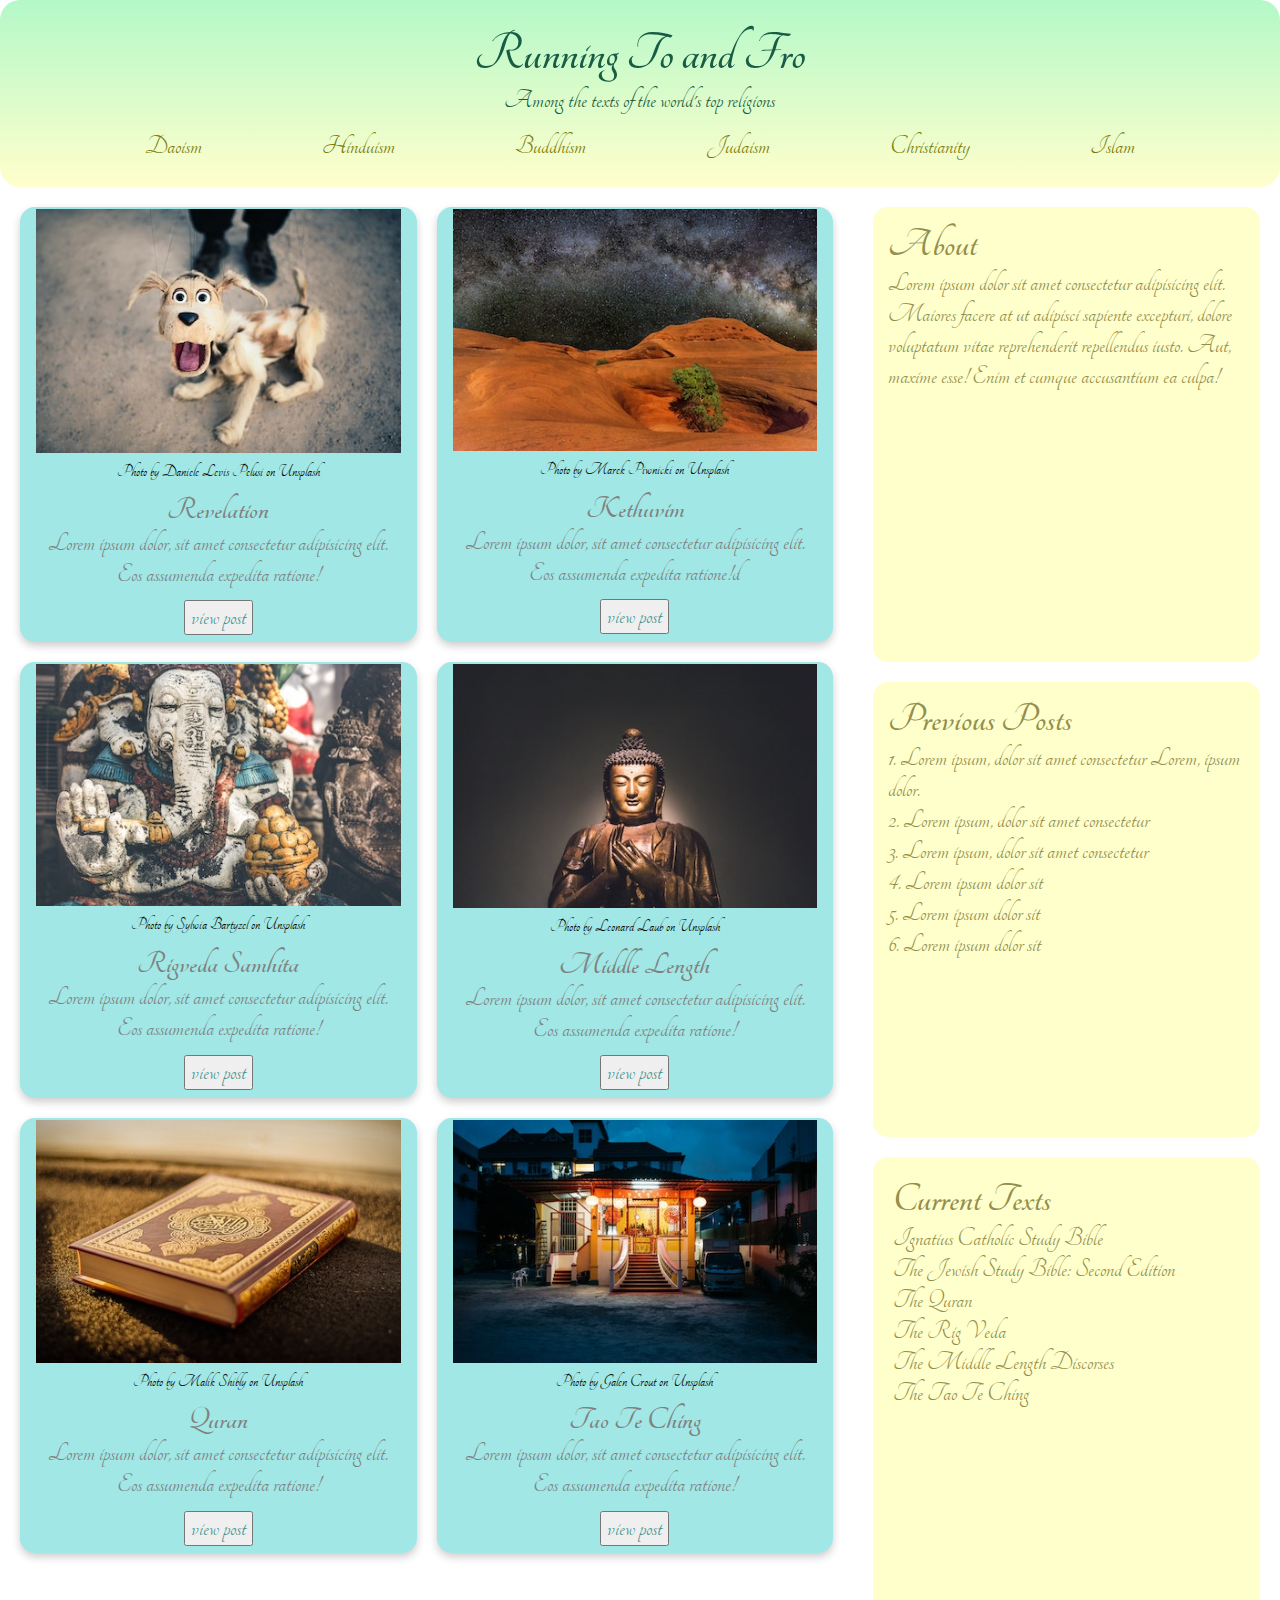
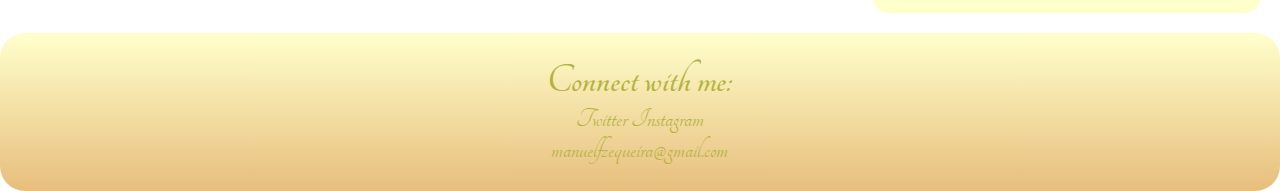
<file: index.html>
<!DOCTYPE html>
<html lang="en">
  <head>
    <meta charset="UTF-8" />
    <meta http-equiv="X-UA-Compatible" content="IE=edge" />
    <meta name="viewport" content="width=device-width, initial-scale=1.0" />
    <title>To and Fro</title>
    <link href="css/style.css" rel="stylesheet" type="text/css" />
    <link
      rel="stylesheet"
      href="https://fonts.googleapis.com/css?family=Tangerine"/>
  </head>
  <body>
    <div class="container">
      <header class="header" id="one">
        <h1>Running To and Fro</h1>
        <p>Among the texts of the world's top religions</p>
        <div class="header-nav">
          <div class="religion">
            <a href="#">Daoism</a>
          </div>
          <div class="religion">
            <a href="#">Hinduism</a>
          </div>
          <div class="religion">
            <a href="#">Buddhism</a>
          </div>
          <div class="religion">
            <a href="#">Judaism</a>
          </div>
          <div class="religion">
            <a href="#">Christianity</a>
          </div>
          <div class="religion">
            <a href="#">Islam</a>
          </div>
        </div>
      </header>
      <section class="cards" id="two">
        <article class="card">
          <figure>
            <img src="images/poetry.jpeg" alt="" class="post-image" />
            <figcaption>
              <p>Photo by Daniele Levis Pelusi on Unsplash</p>
            </figcaption>
          </figure>
          <div class="post-content">
            <h3>Revelation</h3>
            <p>
              Lorem ipsum dolor, sit amet consectetur adipisicing elit. Eos
              assumenda expedita ratione!
            </p>
          </div>
          <div class="post-info">
            <div>
              <button class="button">
                <a href="./revelation.html" class="post-link">view post</a>
              </button> 
            </div>
          </div>
        </article>
        <article class="card">
          <figure>
            <img src="images/desert.jpeg" alt="" class="post-image" />
            <figcaption>
              <p>Photo by Marek Piwnicki on Unsplash</p>
            </figcaption>
        </figure>
          <div class="post-content">  
            <h3>Kethuvim</h3>
            <p>
              Lorem ipsum dolor, sit amet consectetur adipisicing elit. Eos
              assumenda expedita ratione!d
            </p>
          </div>
          <div class="post-info">
            <div>
              <button class="button">
                <a href="./revelation.html" class="post-link">view post</a>
              </button> 
            </div>
          </div>
        </article>
        <article class="card">
          <figure>
            <img src="images/artem-beliaikin.jpeg" alt="" class="post-image" />
            <figcaption>
              <p>Photo by Sylwia Bartyzel on Unsplash</p>
            </figcaption>
        </figure>
          <div class="post-content">
            <h3>Rigveda Samhita</h3>
            <p>
              Lorem ipsum dolor, sit amet consectetur adipisicing elit. Eos
              assumenda expedita ratione!
            </p>
          </div>
          <div class="post-info">
            <div>
              <button class="button">
                <a href="./revelation.html" class="post-link">view post</a>
              </button> 
            </div>
          </div>
        </article>
        <article class="card">
          <figure>
            <img src="images/leonard-laub.jpg" alt="" class="post-image" />
            <figcaption>
              <p>Photo by Leonard Laub on Unsplash</p>
            </figcaption>
        </figure>
          <div class="post-content">
            <h3>Middle Length</h3>
            <p>
              Lorem ipsum dolor, sit amet consectetur adipisicing elit. Eos
              assumenda expedita ratione!
            </p>
          </div>
          <div class="post-info">
            <div>
              <button class="button">
                <a href="./revelation.html" class="post-link">view post</a>
              </button> 
            </div>
          </div>
        </article>
        <article class="card">
          <figure>
            <img src="images/malik-shibly.jpg" alt="" class="post-image" />
            <figcaption>
              <p>Photo by Malik Shibly on Unsplash</p>
            </figcaption>
        </figure>
          <div class="post-content">
            <h3>Quran</h3>
            <p>
              Lorem ipsum dolor, sit amet consectetur adipisicing elit. Eos
              assumenda expedita ratione!
            </p>
          </div>
          <div class="post-info">
            <div>
              <button class="button">
                <a href="./revelation.html" class="post-link">view post</a>
              </button> 
            </div>
          </div>
        </article>
        <article class="card">
          <figure>
            <img src="images/galen-crout.jpg" alt="" class="post-image" />
            <figcaption>
              <p>Photo by Galen Crout on Unsplash</p>
            </figcaption>
        </figure>
          <div class="post-content">
            <h3>Tao Te Ching</h3>
            <p>
              Lorem ipsum dolor, sit amet consectetur adipisicing elit. Eos
              assumenda expedita ratione!
            </p>
          </div>
          <div class="post-info">
            <div>
              <button class="button">
                <a href="./revelation.html" class="post-link">view post</a>
              </button> 
            </div>
          </div>
        </article>
      </section>
      <aside class="aside" id="three">
        <div class="about">
          <h2>About</h2>
          <p>
            Lorem ipsum dolor sit amet consectetur adipisicing elit. Maiores
            facere at ut adipisci sapiente excepturi, dolore voluptatum vitae
            reprehenderit repellendus iusto. Aut, maxime esse! Enim et cumque
            accusantium ea culpa!
          </p>
        </div>
        <div class="previous-posts">
          <h2>Previous Posts</h2>
          <ul class="post-list-item">
            <li>Lorem ipsum, dolor sit amet consectetur Lorem, ipsum dolor.</li>
            <li>Lorem ipsum, dolor sit amet consectetur</li>
            <li>Lorem ipsum, dolor sit amet consectetur</li>
            <li>Lorem ipsum dolor sit</li>
            <li>Lorem ipsum dolor sit</li>
            <li>Lorem ipsum dolor sit</li>
          </ul>
        </div>
        <div class="texts">
          <h2>Current Texts</h2>
          <ul class="texts-list-item">
            <li>Ignatius Catholic Study Bible</li>
            <li>The Jewish Study Bible: Second Edition</li>
            <li>The Quran</li>
            <li>The Rig Veda</li>
            <li>The Middle Length Discorses</li>
            <li>The Tao Te Ching</li>
          </ul>
        </div>
      </aside>
      <footer class="footer" id="four">
        <h2>Connect with me:</h2>
        <p>Twitter Instagram</p>
        <p>manuelfzequeira@gmail.com</p>
      </footer>
    </div>
  </body>
</html>

<!-- final -->
</file>
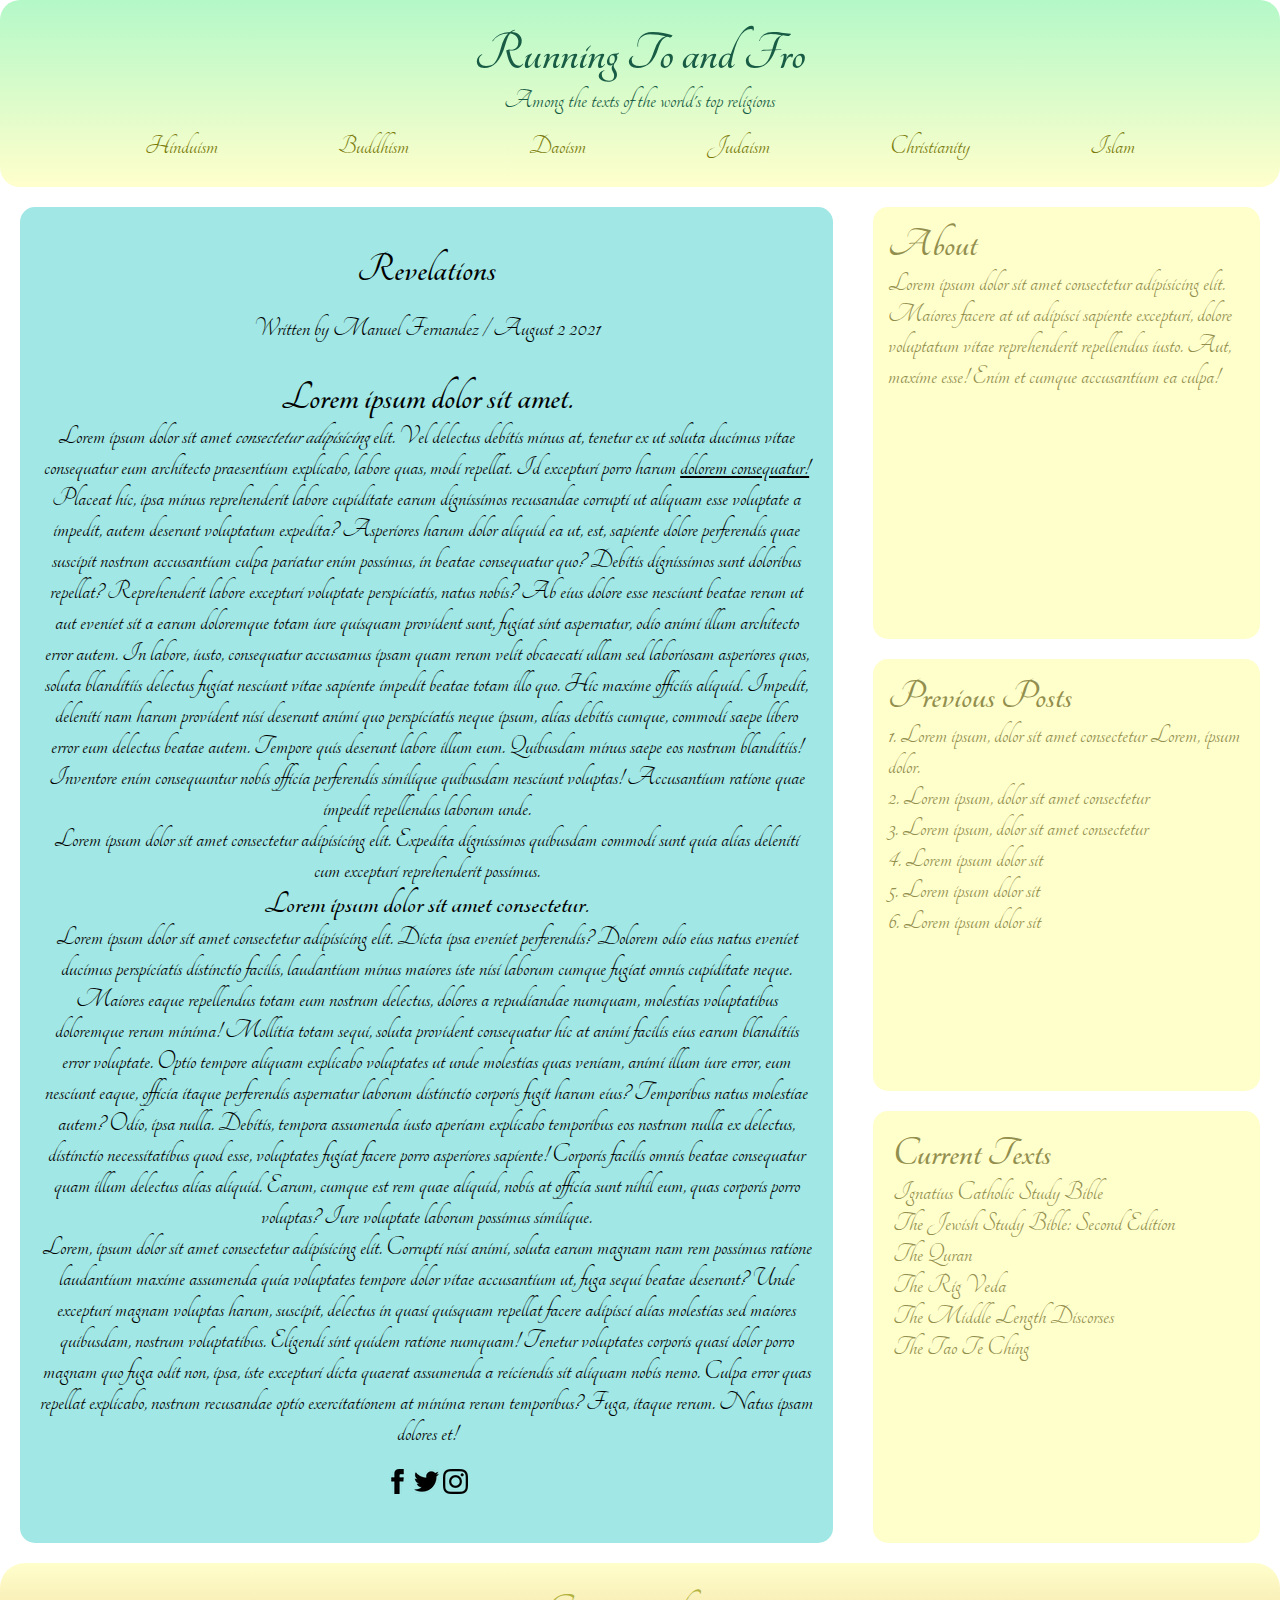
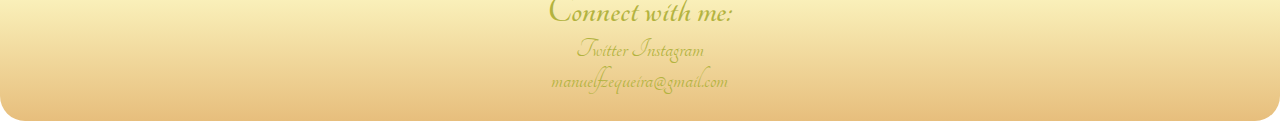
<file: revelation.html>
<!DOCTYPE html>
<html lang="en">
  <head>
    <meta charset="UTF-8" />
    <meta http-equiv="X-UA-Compatible" content="IE=edge" />
    <meta name="viewport" content="width=device-width, initial-scale=1.0" />
    <title>To and Fro</title>
    <link href="css/style.css" rel="stylesheet" type="text/css" />
    <link
      rel="stylesheet"
      href="https://fonts.googleapis.com/css?family=Tangerine"/>
  </head>
  <body>
    <div class="container">
      <header class="header" id="one">
        <h1>Running To and Fro</h1>
        <p>Among the texts of the world's top religions</p>
        <div class="header-nav">
          <div class="religion">
            <a href="#">Hinduism</a>
          </div>
          <div class="religion">
            <a href="#">Buddhism</a>
          </div>
          <div class="religion">
            <a href="#">Daoism</a>
          </div>
          <div class="religion">
            <a href="#">Judaism</a>
          </div>
          <div class="religion">
            <a href="#">Christianity</a>
          </div>
          <div class="religion">
            <a href="#">Islam</a>
          </div>
        </div>
      </header>
      <article class="post" id="two">
        <h1 class="post-title">Revelations</h1>
        <div class="author">
          <p>Written by <strong>Manuel Fernandez / August 2 2021</strong></p>
        </div>
        <br>
        <h2>Lorem ipsum dolor sit amet.</h2>
        <p>
          Lorem ipsum dolor sit amet <em>consectetur adipisicing</em> elit. Vel delectus
          debitis minus at, tenetur ex ut soluta ducimus vitae consequatur eum
          architecto praesentium explicabo, labore quas, modi repellat. Id
          excepturi porro harum <u>dolorem consequatur!</u> Placeat hic, ipsa minus
          reprehenderit labore cupiditate earum dignissimos recusandae corrupti
          ut aliquam esse voluptate a impedit, autem deserunt voluptatum
          expedita? Asperiores harum dolor aliquid ea ut, est, sapiente dolore
          perferendis quae suscipit nostrum accusantium culpa pariatur enim
          possimus, in beatae consequatur quo? Debitis dignissimos sunt
          doloribus repellat? Reprehenderit labore excepturi voluptate
          perspiciatis, natus nobis? Ab eius dolore esse nesciunt beatae rerum
          ut aut eveniet sit a earum doloremque totam iure quisquam provident
          sunt, fugiat sint aspernatur, odio animi illum architecto error autem.
          In labore, iusto, consequatur accusamus ipsam quam rerum velit
          obcaecati ullam sed laboriosam asperiores quos, soluta blanditiis
          delectus fugiat nesciunt vitae sapiente impedit beatae totam illo quo.
          Hic maxime officiis aliquid. Impedit, deleniti nam harum provident
          nisi deserunt animi quo perspiciatis neque ipsum, alias debitis
          cumque, commodi saepe libero error eum delectus beatae autem. Tempore
          quis deserunt labore illum eum. Quibusdam minus saepe eos nostrum
          blanditiis! Inventore enim consequuntur nobis officia perferendis
          similique quibusdam nesciunt voluptas! Accusantium ratione quae
          impedit repellendus laborum unde.
        </p>
        <blockquote>Lorem ipsum dolor sit amet consectetur adipisicing elit. Expedita dignissimos quibusdam commodi sunt quia alias deleniti cum excepturi reprehenderit possimus.</blockquote>
        <h3>Lorem ipsum dolor sit amet consectetur.</h3>
        <p>
          Lorem ipsum dolor sit amet consectetur adipisicing elit. Dicta ipsa
          eveniet perferendis? Dolorem odio eius natus eveniet ducimus
          perspiciatis distinctio facilis, laudantium minus maiores iste nisi
          laborum cumque fugiat omnis cupiditate neque. Maiores eaque
          repellendus totam eum nostrum delectus, dolores a repudiandae numquam,
          molestias voluptatibus doloremque rerum minima! Mollitia totam sequi,
          soluta provident consequatur hic at animi facilis eius earum
          blanditiis error voluptate. Optio tempore aliquam explicabo voluptates
          ut unde molestias quas veniam, animi illum iure error, eum nesciunt
          eaque, officia itaque perferendis aspernatur laborum distinctio
          corporis fugit harum eius? Temporibus natus molestiae autem? Odio,
          ipsa nulla. Debitis, tempora assumenda iusto aperiam explicabo
          temporibus eos nostrum nulla ex delectus, distinctio necessitatibus
          quod esse, voluptates fugiat facere porro asperiores sapiente!
          Corporis facilis omnis beatae consequatur quam illum delectus alias
          aliquid. Earum, cumque est rem quae aliquid, nobis at officia sunt
          nihil eum, quas corporis porro voluptas? Iure voluptate laborum
          possimus similique.
        </p>
        
        <p>
          Lorem, ipsum dolor sit amet consectetur adipisicing elit. Corrupti
          nisi animi, soluta earum magnam nam rem possimus ratione laudantium
          maxime assumenda quia voluptates tempore dolor vitae accusantium ut,
          fuga sequi beatae deserunt? Unde excepturi magnam voluptas harum,
          suscipit, delectus in quasi quisquam repellat facere adipisci alias
          molestias sed maiores quibusdam, nostrum voluptatibus. Eligendi sint
          quidem ratione numquam! Tenetur voluptates corporis quasi dolor porro
          magnam quo fuga odit non, ipsa, iste excepturi dicta quaerat assumenda
          a reiciendis sit aliquam nobis nemo. Culpa error quas repellat
          explicabo, nostrum recusandae optio exercitationem at minima rerum
          temporibus? Fuga, itaque rerum. Natus ipsam dolores et!
        </p>
        <div class="social">
          <img src="/images/facebook.png" alt="facebook icon" />
          <img src="/images/twitter.png" alt="twitter icon" />
          <img src="/images/instagram.png" alt="instagram icon" />
        </div>
      </article>
      <aside class="aside" id="three">
        <div class="about">
          <h2>About</h2>
          <p>
            Lorem ipsum dolor sit amet consectetur adipisicing elit. Maiores
            facere at ut adipisci sapiente excepturi, dolore voluptatum vitae
            reprehenderit repellendus iusto. Aut, maxime esse! Enim et cumque
            accusantium ea culpa!
          </p>
        </div>
        <div class="previous-posts">
          <h2>Previous Posts</h2>
          <ul class="post-list-item">
            <li>Lorem ipsum, dolor sit amet consectetur Lorem, ipsum dolor.</li>
            <li>Lorem ipsum, dolor sit amet consectetur</li>
            <li>Lorem ipsum, dolor sit amet consectetur</li>
            <li>Lorem ipsum dolor sit</li>
            <li>Lorem ipsum dolor sit</li>
            <li>Lorem ipsum dolor sit</li>
          </ul>
        </div>
        <div class="texts">
          <h2>Current Texts</h2>
          <ul class="texts-list-item">
            <li>Ignatius Catholic Study Bible</li>
            <li>The Jewish Study Bible: Second Edition</li>
            <li>The Quran</li>
            <li>The Rig Veda</li>
            <li>The Middle Length Discorses</li>
            <li>The Tao Te Ching</li>
          </ul>
        </div>
      </aside>
      <footer class="footer" id="four">
        <h2>Connect with me:</h2>
        <p>Twitter Instagram</p>
        <p>manuelfzequeira@gmail.com</p>
      </footer>
    </div>
  </body>
</html>

<!-- final -->
</file>
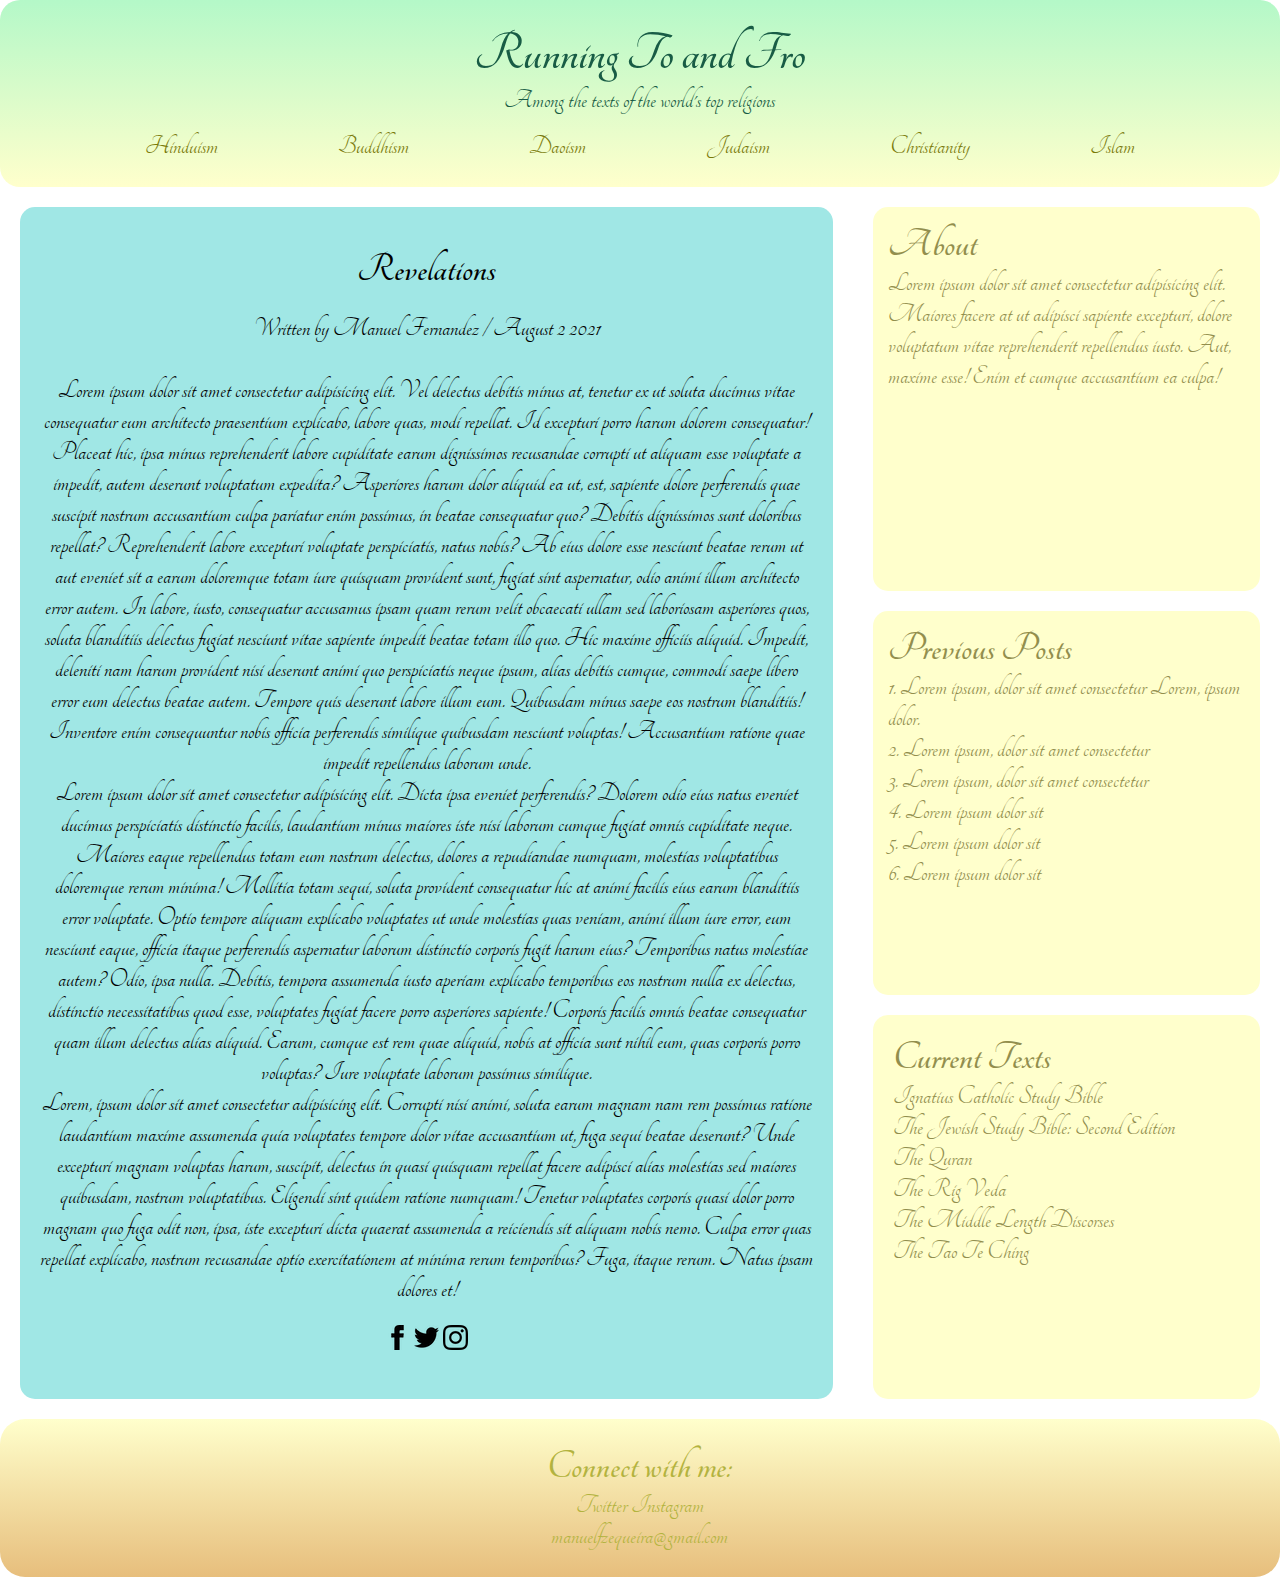
<file: revelations.html>
<!DOCTYPE html>
<html lang="en">
  <head>
    <meta charset="UTF-8" />
    <meta http-equiv="X-UA-Compatible" content="IE=edge" />
    <meta name="viewport" content="width=device-width, initial-scale=1.0" />
    <title>To and Fro</title>
    <link href="style.css" rel="stylesheet" type="text/css" />
    <link
      rel="stylesheet"
      href="https://fonts.googleapis.com/css?family=Tangerine"/>
  </head>
  <body>
    <div class="container">
      <header class="header" id="one">
        <h1>Running To and Fro</h1>
        <p>Among the texts of the world's top religions</p>
        <div class="header-nav">
          <div class="religion">
            <a href="#">Hinduism</a>
          </div>
          <div class="religion">
            <a href="#">Buddhism</a>
          </div>
          <div class="religion">
            <a href="#">Daoism</a>
          </div>
          <div class="religion">
            <a href="#">Judaism</a>
          </div>
          <div class="religion">
            <a href="#">Christianity</a>
          </div>
          <div class="religion">
            <a href="#">Islam</a>
          </div>
        </div>
      </header>
      <article class="post" id="two">
        <h1 class="post-title">Revelations</h1>
        <div class="author">
          <p>Written by <strong>Manuel Fernandez / August 2 2021</strong></p>
        </div>
        <br>
        <p>
          Lorem ipsum dolor sit amet consectetur adipisicing elit. Vel delectus
          debitis minus at, tenetur ex ut soluta ducimus vitae consequatur eum
          architecto praesentium explicabo, labore quas, modi repellat. Id
          excepturi porro harum dolorem consequatur! Placeat hic, ipsa minus
          reprehenderit labore cupiditate earum dignissimos recusandae corrupti
          ut aliquam esse voluptate a impedit, autem deserunt voluptatum
          expedita? Asperiores harum dolor aliquid ea ut, est, sapiente dolore
          perferendis quae suscipit nostrum accusantium culpa pariatur enim
          possimus, in beatae consequatur quo? Debitis dignissimos sunt
          doloribus repellat? Reprehenderit labore excepturi voluptate
          perspiciatis, natus nobis? Ab eius dolore esse nesciunt beatae rerum
          ut aut eveniet sit a earum doloremque totam iure quisquam provident
          sunt, fugiat sint aspernatur, odio animi illum architecto error autem.
          In labore, iusto, consequatur accusamus ipsam quam rerum velit
          obcaecati ullam sed laboriosam asperiores quos, soluta blanditiis
          delectus fugiat nesciunt vitae sapiente impedit beatae totam illo quo.
          Hic maxime officiis aliquid. Impedit, deleniti nam harum provident
          nisi deserunt animi quo perspiciatis neque ipsum, alias debitis
          cumque, commodi saepe libero error eum delectus beatae autem. Tempore
          quis deserunt labore illum eum. Quibusdam minus saepe eos nostrum
          blanditiis! Inventore enim consequuntur nobis officia perferendis
          similique quibusdam nesciunt voluptas! Accusantium ratione quae
          impedit repellendus laborum unde.
        </p>
        <p>
          Lorem ipsum dolor sit amet consectetur adipisicing elit. Dicta ipsa
          eveniet perferendis? Dolorem odio eius natus eveniet ducimus
          perspiciatis distinctio facilis, laudantium minus maiores iste nisi
          laborum cumque fugiat omnis cupiditate neque. Maiores eaque
          repellendus totam eum nostrum delectus, dolores a repudiandae numquam,
          molestias voluptatibus doloremque rerum minima! Mollitia totam sequi,
          soluta provident consequatur hic at animi facilis eius earum
          blanditiis error voluptate. Optio tempore aliquam explicabo voluptates
          ut unde molestias quas veniam, animi illum iure error, eum nesciunt
          eaque, officia itaque perferendis aspernatur laborum distinctio
          corporis fugit harum eius? Temporibus natus molestiae autem? Odio,
          ipsa nulla. Debitis, tempora assumenda iusto aperiam explicabo
          temporibus eos nostrum nulla ex delectus, distinctio necessitatibus
          quod esse, voluptates fugiat facere porro asperiores sapiente!
          Corporis facilis omnis beatae consequatur quam illum delectus alias
          aliquid. Earum, cumque est rem quae aliquid, nobis at officia sunt
          nihil eum, quas corporis porro voluptas? Iure voluptate laborum
          possimus similique.
        </p>
        <p>
          Lorem, ipsum dolor sit amet consectetur adipisicing elit. Corrupti
          nisi animi, soluta earum magnam nam rem possimus ratione laudantium
          maxime assumenda quia voluptates tempore dolor vitae accusantium ut,
          fuga sequi beatae deserunt? Unde excepturi magnam voluptas harum,
          suscipit, delectus in quasi quisquam repellat facere adipisci alias
          molestias sed maiores quibusdam, nostrum voluptatibus. Eligendi sint
          quidem ratione numquam! Tenetur voluptates corporis quasi dolor porro
          magnam quo fuga odit non, ipsa, iste excepturi dicta quaerat assumenda
          a reiciendis sit aliquam nobis nemo. Culpa error quas repellat
          explicabo, nostrum recusandae optio exercitationem at minima rerum
          temporibus? Fuga, itaque rerum. Natus ipsam dolores et!
        </p>
        <div class="social">
          <img src="/png/facebook.png" alt="facebook icon" />
          <img src="/png/twitter.png" alt="twitter icon" />
          <img src="/png/instagram.png" alt="instagram icon" />
        </div>
      </article>
      <aside class="aside" id="three">
        <div class="about">
          <h2>About</h2>
          <p>
            Lorem ipsum dolor sit amet consectetur adipisicing elit. Maiores
            facere at ut adipisci sapiente excepturi, dolore voluptatum vitae
            reprehenderit repellendus iusto. Aut, maxime esse! Enim et cumque
            accusantium ea culpa!
          </p>
        </div>
        <div class="previous-posts">
          <h2>Previous Posts</h2>
          <ul class="post-list-item">
            <li>Lorem ipsum, dolor sit amet consectetur Lorem, ipsum dolor.</li>
            <li>Lorem ipsum, dolor sit amet consectetur</li>
            <li>Lorem ipsum, dolor sit amet consectetur</li>
            <li>Lorem ipsum dolor sit</li>
            <li>Lorem ipsum dolor sit</li>
            <li>Lorem ipsum dolor sit</li>
          </ul>
        </div>
        <div class="texts">
          <h2>Current Texts</h2>
          <ul class="texts-list-item">
            <li>Ignatius Catholic Study Bible</li>
            <li>The Jewish Study Bible: Second Edition</li>
            <li>The Quran</li>
            <li>The Rig Veda</li>
            <li>The Middle Length Discorses</li>
            <li>The Tao Te Ching</li>
          </ul>
        </div>
      </aside>
      <footer class="footer" id="four">
        <h2>Connect with me:</h2>
        <p>Twitter Instagram</p>
        <p>manuelfzequeira@gmail.com</p>
      </footer>
    </div>
  </body>
</html>

<!-- final -->
</file>
<file: css/style.css>
@import url(header-nav.css);
@import url(cards.css);
@import url(aside.css);
* {
  margin: 0;
  padding: 0;
  box-sizing: border-box;
}
html {
  width: 100%;
}
body {
  font-family: "Tangerine", serif;
  font-size: 22px;
  font-weight: 300;
  min-height: 100%;
}
.container {
  display: grid;
  grid-template-columns: 1fr;
  grid-template-rows: auto;
  grid-template-areas:
    "hd"
    "main"
    "sd"
    "ft";
}
#one {
  grid-area: hd;
}
#two {
  grid-area: main;
}
#three {
  grid-area: sd;
}
#four {
  grid-area: ft;
}
.header {
  width: auto;
  color: rgb(24, 92, 69);
  background: linear-gradient(#b4f8c8, #ffffcc);
  text-align: center;
  padding: 25px;
  border-radius: 20px;
}
.card {
  width: auto;
  display: grid;
  text-align: center;
  background-color: #a0e7e5;
  box-shadow: 0 4px 8px 0 rgba(0, 0, 0, 0.2);
  transition: 0.3s;
  padding: 2px 16px;
  border-radius: 15px;
}
.card:hover {
  box-shadow: 0 8px 16px 0 rgba(0, 0, 0, 0.2);
}
.post-title {
  font-size: 1.5em;
  text-align: center;
  margin: 20px;
}
.post {
  padding: 20px;
  text-align: center;
  margin-top: 20px;
  margin-left: 20px;
  margin-right: 20px;
  background-color: #a0e7e5;
  border-radius: 15px;
}
.social {
  margin: 20px;
}
.post-image {
  width: 100%;
  height: auto;
}
figcaption {
  font-size: 18px;
}
.button {
  font-family: "Tangerine", serif;
  font-size: 28px;
  margin-bottom: 5px;
}
.post-content {
  color: gray;
  padding: 10px;
}
.post-info a {
  color: #3e9693;
  text-decoration: none;
  padding: 5px;
}
.aside {
  display: flex;
  flex-direction: column;
  justify-content: space-between;
  align-items: left;
  margin-left: 20px;
  margin-right: 20px;
}
.about {
  width: auto;
  height: 33%;
  color: rgb(146, 142, 77);
  background-color: #ffffcc;
  text-align: left;
  padding: 15px;
  margin-top: 20px;
  border-radius: 15px;
}
.previous-posts {
  width: auto;
  height: 33%;
  color: rgb(146, 142, 77);
  background-color: #ffffcc;
  text-align: left;
  padding: 15px;
  margin-top: 20px;
  margin-bottom: 20px;
  border-radius: 15px;
}
.post-list-item {
  list-style-type: decimal;
  list-style-position: inside;
}
.texts {
  width: auto;
  height: 33%;
  color: rgb(146, 142, 77);
  background-color: #ffffcc;
  text-align: left;
  padding: 20px;
  border-radius: 15px;
}
.texts-list-item {
  list-style-type: none;
  list-style-position: inside;
}
.footer {
  color: #b3b33f;
  width: auto;
  height: auto;
  text-align: center;
  justify-content: space-evenly;
  background: linear-gradient(#ffffcc, #e7be7c);
  padding: 25px;
  margin-top: 20px;
  border-radius: 25px;
}
@media (min-width: 768px) and (max-width: 1280px) {
  body {
    font-family: "Tangerine", serif;
    font-size: 28px;
    font-weight: 300;
    min-height: 100%;
  }
  .container {
    display: grid;
    grid-template-columns: 1fr 1fr 1fr;
    grid-template-rows: auto;
    grid-template-areas:
      "hd hd hd"
      "main main sd"
      "ft ft ft";
  }
  #one {
    grid-area: hd;
  }
  #two {
    grid-area: main;
  }
  #three {
    grid-area: sd;
  }
  #four {
    grid-area: ft;
  }
  .cards {
    margin-top: 20px;
    margin-left: 20px;
    display: grid;
    grid-template-columns: 1fr 1fr;
    grid-template-rows: repeat(3, 1fr);
    grid-template-areas:
      "card" "card"
      "card" "card"
      "card" "card";
    gap: 20px;
  }
  .aside {
    display: flex;
    flex-direction: column;
    justify-content: space-between;
    align-items: left;
    margin-right: 20px;
  }
  .post {
    padding: 20px;
    text-align: center;
    margin-top: 20px;
    margin-left: 20px;
    margin-right: 20px;
    background-color: #a0e7e5;
    border-radius: 15px;
  }
}
@media (min-width: 1281px) {
  body {
    font-family: "Tangerine", serif;
    font-size: 28px;
    font-weight: 300;
    min-height: 100%;
  }
  .container {
    display: grid;
    grid-template-columns: 1fr 1fr 1fr 1fr;
    grid-template-rows: auto;
    grid-template-areas:
      "hd hd hd hd"
      "main main main sd"
      "ft ft ft ft";
  }
  #one {
    grid-area: hd;
  }
  #two {
    grid-area: main;
  }
  #three {
    grid-area: sd;
  }
  #four {
    grid-area: ft;
  }
  .cards {
    margin-top: 20px;
    margin-left: 20px;
    margin-right: 20px;
    display: grid;
    grid-template-columns: 1fr 1fr 1fr;
    grid-template-rows: 1fr 1fr;
    grid-template-areas:
      "card card card"
      "card card card";
    gap: 20px;
  }
  .post-title {
    font-size: 1.5em;
    text-align: center;
    margin: 20px;
  }
  .post {
    text-align: center;
    margin-top: 20px;
    margin-left: 20px;
    margin-right: 20px;
    background-color: #a0e7e5;
  }
}

/* final */
</file>
<file: style.css>
@import url(css/header-nav.css);
@import url(css/cards.css);
@import url(css/aside.css);
* {
  margin: 0;
  padding: 0;
  box-sizing: border-box;
}
html {
  width: 100%;
}
body {
  font-family: "Tangerine", serif;
  font-size: 22px;
  font-weight: 300;
  min-height: 100%;
}
.container {
  display: grid;
  grid-template-columns: 1fr;
  grid-template-rows: auto;
  grid-template-areas:
    "hd"
    "main"
    "sd"
    "ft";
}
#one {
  grid-area: hd;
}
#two {
  grid-area: main;
}
#three {
  grid-area: sd;
}
#four {
  grid-area: ft;
}
.header {
  width: auto;
  color: rgb(24, 92, 69);
  background: linear-gradient(#b4f8c8, #ffffcc);
  text-align: center;
  padding: 25px;
  border-radius: 20px;
}
.card {
  width: auto;
  display: grid;
  text-align: center;
  background-color: #a0e7e5;
  box-shadow: 0 4px 8px 0 rgba(0, 0, 0, 0.2);
  transition: 0.3s;
  padding: 2px 16px;
  border-radius: 15px;
}
.card:hover {
  box-shadow: 0 8px 16px 0 rgba(0, 0, 0, 0.2);
}
.post-title {
  font-size: 1.5em;
  text-align: center;
  margin: 20px;
}
.post {
  padding: 20px;
  text-align: center;
  margin-top: 20px;
  margin-left: 20px;
  margin-right: 20px;
  background-color: #a0e7e5;
  border-radius: 15px;
}
.social {
  margin: 20px;
}
.post-image {
  width: 100%;
  height: auto;
}
figcaption {
  font-size: 18px;
}
.button {
  font-family: "Tangerine", serif;
  font-size: 28px;
  margin-bottom: 5px;
}
.post-content {
  color: gray;
  padding: 10px;
}
.post-info a {
  color: #3e9693;
  text-decoration: none;
  padding: 5px;
}
.aside {
  display: flex;
  flex-direction: column;
  justify-content: space-between;
  align-items: left;
  margin-left: 20px;
  margin-right: 20px;
}
.about {
  width: auto;
  height: 33%;
  color: rgb(146, 142, 77);
  background-color: #ffffcc;
  text-align: left;
  padding: 15px;
  margin-top: 20px;
  border-radius: 15px;
}
.previous-posts {
  width: auto;
  height: 33%;
  color: rgb(146, 142, 77);
  background-color: #ffffcc;
  text-align: left;
  padding: 15px;
  margin-top: 20px;
  margin-bottom: 20px;
  border-radius: 15px;
}
.post-list-item {
  list-style-type: decimal;
  list-style-position: inside;
}
.texts {
  width: auto;
  height: 33%;
  color: rgb(146, 142, 77);
  background-color: #ffffcc;
  text-align: left;
  padding: 20px;
  border-radius: 15px;
}
.texts-list-item {
  list-style-type: none;
  list-style-position: inside;
}
.footer {
  color: #b3b33f;
  width: auto;
  height: auto;
  text-align: center;
  justify-content: space-evenly;
  background: linear-gradient(#ffffcc, #e7be7c);
  padding: 25px;
  margin-top: 20px;
  border-radius: 25px;
}
@media (min-width: 768px) and (max-width: 1280px) {
  body {
    font-family: "Tangerine", serif;
    font-size: 28px;
    font-weight: 300;
    min-height: 100%;
  }
  .container {
    display: grid;
    grid-template-columns: 1fr 1fr 1fr;
    grid-template-rows: auto;
    grid-template-areas:
      "hd hd hd"
      "main main sd"
      "ft ft ft";
  }
  #one {
    grid-area: hd;
  }
  #two {
    grid-area: main;
  }
  #three {
    grid-area: sd;
  }
  #four {
    grid-area: ft;
  }
  .cards {
    margin-top: 20px;
    margin-left: 20px;
    display: grid;
    grid-template-columns: 1fr 1fr;
    grid-template-rows: repeat(3, 1fr);
    grid-template-areas:
      "card" "card"
      "card" "card"
      "card" "card";
    gap: 20px;
  }
  .aside {
    display: flex;
    flex-direction: column;
    justify-content: space-between;
    align-items: left;
    margin-right: 20px;
  }
  .post {
    padding: 20px;
    text-align: center;
    margin-top: 20px;
    margin-left: 20px;
    margin-right: 20px;
    background-color: #a0e7e5;
    border-radius: 15px;
  }
}
@media (min-width: 1281px) {
  body {
    font-family: "Tangerine", serif;
    font-size: 28px;
    font-weight: 300;
    min-height: 100%;
  }
  .container {
    display: grid;
    grid-template-columns: 1fr 1fr 1fr 1fr;
    grid-template-rows: auto;
    grid-template-areas:
      "hd hd hd hd"
      "main main main sd"
      "ft ft ft ft";
  }
  #one {
    grid-area: hd;
  }
  #two {
    grid-area: main;
  }
  #three {
    grid-area: sd;
  }
  #four {
    grid-area: ft;
  }
  .cards {
    margin-top: 20px;
    margin-left: 20px;
    margin-right: 20px;
    display: grid;
    grid-template-columns: 1fr 1fr 1fr;
    grid-template-rows: 1fr 1fr;
    grid-template-areas:
      "card card card"
      "card card card";
    gap: 20px;
  }
  .post-title {
    font-size: 1.5em;
    text-align: center;
    margin: 20px;
  }
  .post {
    text-align: center;
    margin-top: 20px;
    margin-left: 20px;
    margin-right: 20px;
    background-color: #a0e7e5;
  }
}

/* final */
</file>
